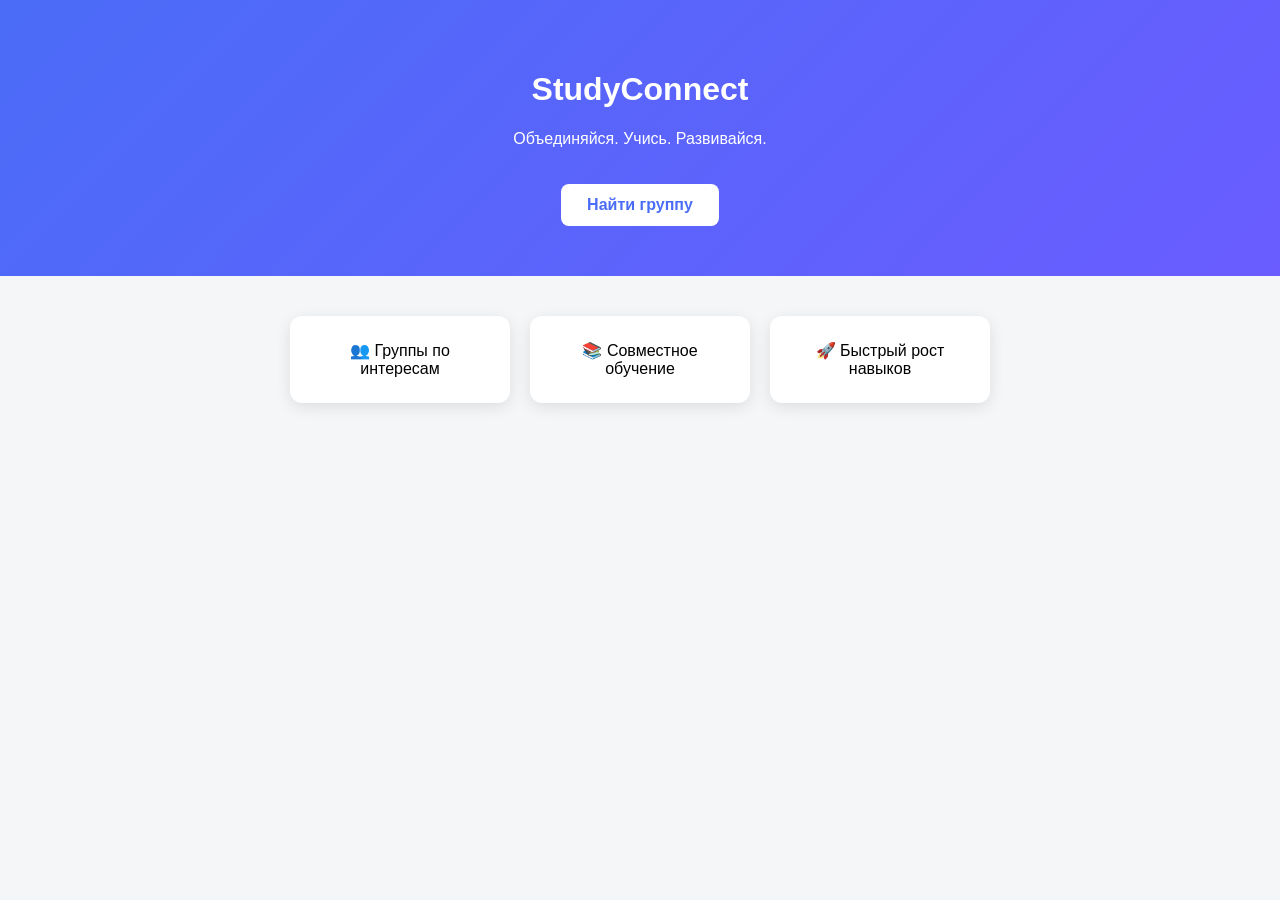
<file: index.html>
<!DOCTYPE html>
<html lang="ru">
<head>
    <meta charset="UTF-8">
    <title>StudyConnect</title>
    <link rel="stylesheet" href="style.css">
</head>
<body>

<header>
    <h1>StudyConnect</h1>
    <p>Объединяйся. Учись. Развивайся.</p>
    <a href="groups.html" class="btn">Найти группу</a>
</header>

<section class="features">
    <div class="card">👥 Группы по интересам</div>
    <div class="card">📚 Совместное обучение</div>
    <div class="card">🚀 Быстрый рост навыков</div>
</section>

</body>
</html>
</file>
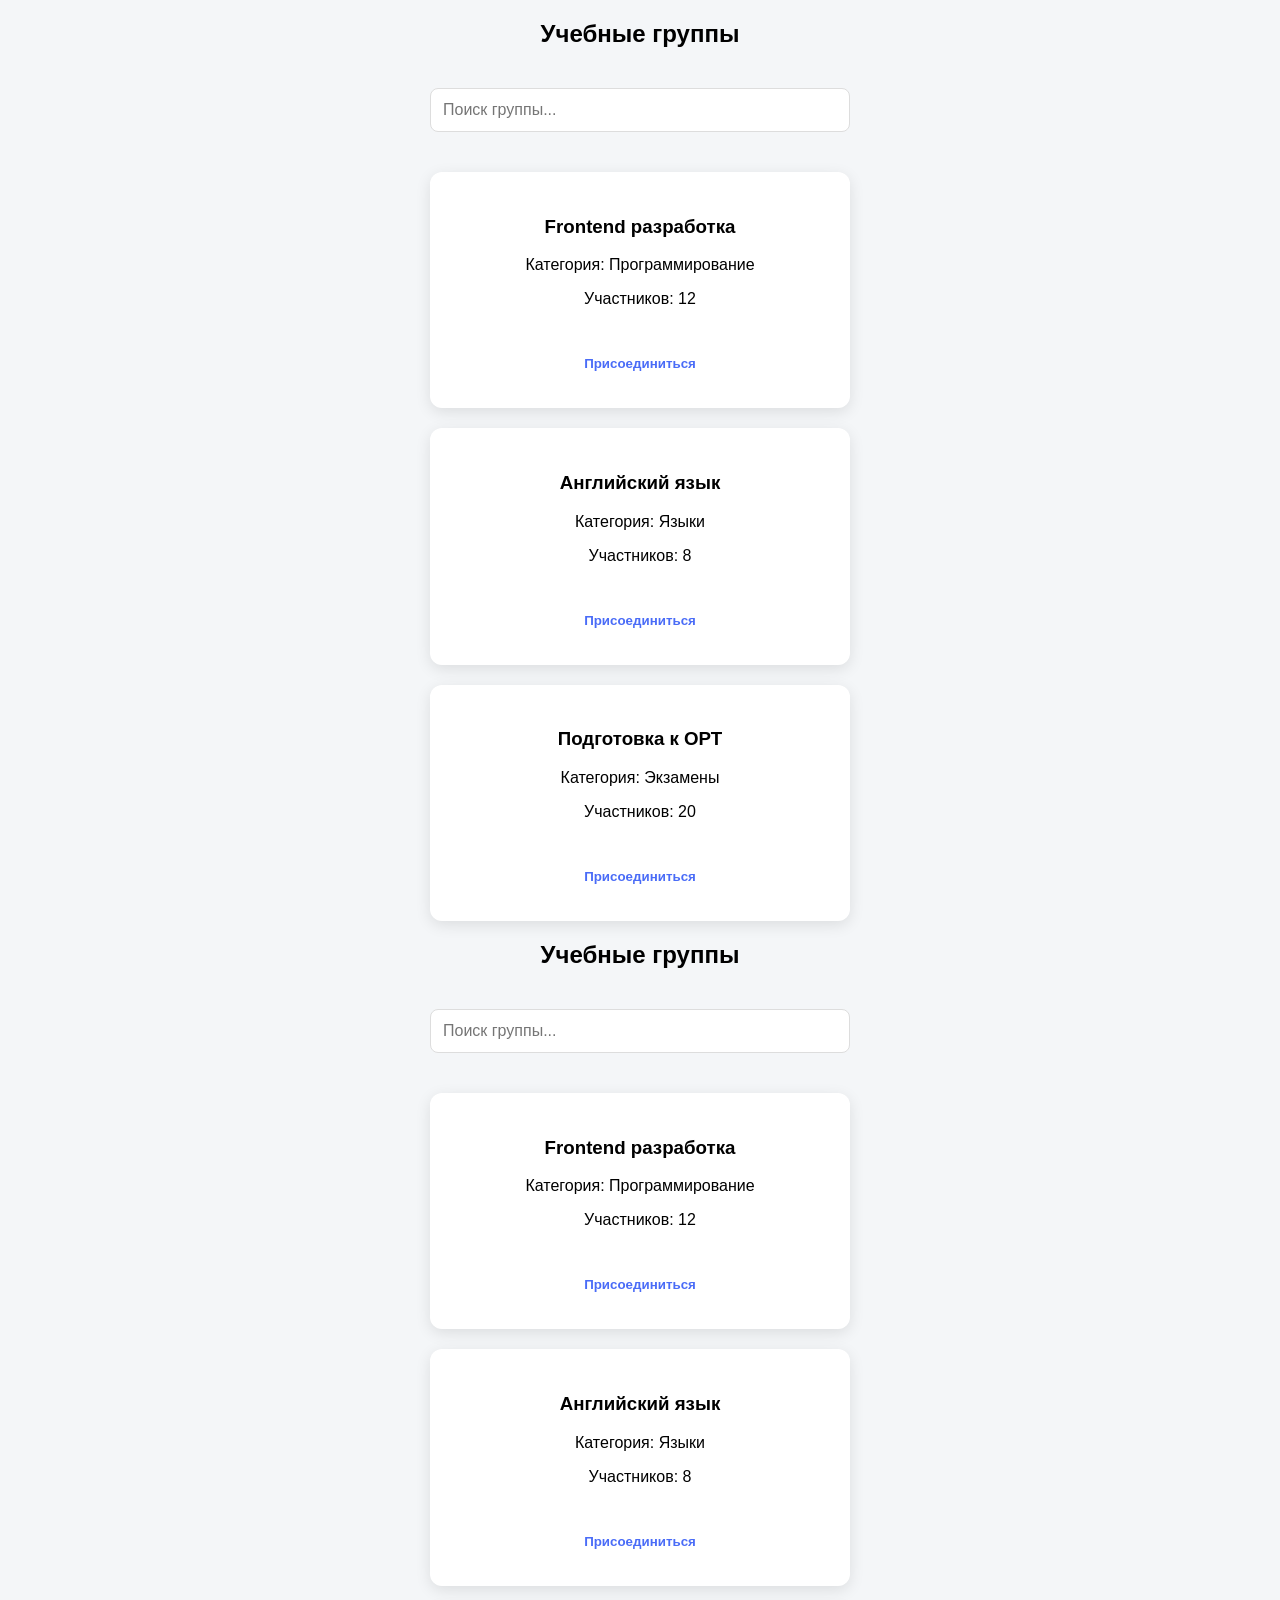
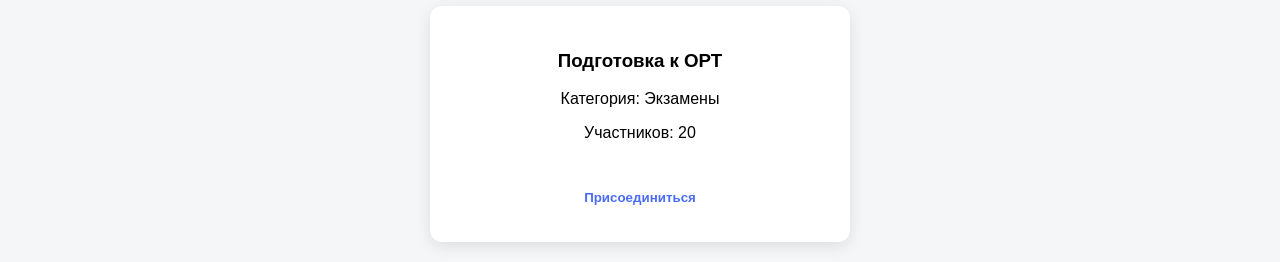
<file: groups.html>
<!DOCTYPE html>
<html lang="ru">
<head>
    <meta charset="UTF-8">
    <title>Группы — StudyConnect</title>
    <link rel="stylesheet" href="style.css">
</head>
<body>

<h2>Учебные группы</h2>

<input type="text" id="search" placeholder="Поиск группы..." onkeyup="searchGroups()">

<div id="groups">

    <div class="group-card">
        <h3>Frontend разработка</h3>
        <p>Категория: Программирование</p>
        <p>Участников: 12</p>
        <button onclick="join()">Присоединиться</button>
    </div>

    <div class="group-card">
        <h3>Английский язык</h3>
        <p>Категория: Языки</p>
        <p>Участников: 8</p>
        <button onclick="join()">Присоединиться</button>
    </div>

    <div class="group-card">
        <h3>Подготовка к ОРТ</h3>
        <p>Категория: Экзамены</p>
        <p>Участников: 20</p>
        <button onclick="join()">Присоединиться</button>
    </div>

</div>

<script src="main.js"></script>
</body>
</html><!DOCTYPE html>
<html lang="ru">
<head>
    <meta charset="UTF-8">
    <title>Группы — StudyConnect</title>
    <link rel="stylesheet" href="style.css">
</head>
<body>

<h2>Учебные группы</h2>

<input type="text" id="search" placeholder="Поиск группы..." onkeyup="searchGroups()">

<div id="groups">

    <div class="group-card">
        <h3>Frontend разработка</h3>
        <p>Категория: Программирование</p>
        <p>Участников: 12</p>
        <button onclick="join()">Присоединиться</button>
    </div>

    <div class="group-card">
        <h3>Английский язык</h3>
        <p>Категория: Языки</p>
        <p>Участников: 8</p>
        <button onclick="join()">Присоединиться</button>
    </div>

    <div class="group-card">
        <h3>Подготовка к ОРТ</h3>
        <p>Категория: Экзамены</p>
        <p>Участников: 20</p>
        <button onclick="join()">Присоединиться</button>
    </div>

</div>

<script src="main.js"></script>
</body>
</html>
</file>
<file: style.css>
body {
  font-family: Arial, sans-serif;
  margin: 0;
  background: #f4f6f8;
  text-align: center;
}

header {
  background: #4a6cf7;
  color: white;
  padding: 40px 20px;
}

.btn {
  display: inline-block;
  margin-top: 20px;
  padding: 12px 25px;
  background: white;
  color: #4a6cf7;
  text-decoration: none;
  border-radius: 6px;
  font-weight: bold;
}

.features {
  display: flex;
  justify-content: center;
  gap: 20px;
  margin: 40px;
  flex-wrap: wrap;
}

.card {
  background: white;
  padding: 20px;
  border-radius: 8px;
  width: 200px;
  box-shadow: 0 2px 8px rgba(0, 0, 0, 0.1);
}

input {
  padding: 10px;
  width: 80%;
  max-width: 400px;
  margin: 20px;
  font-size: 16px;
}

.group-card {
  background: white;
  margin: 15px auto;
  padding: 20px;
  width: 90%;
  max-width: 400px;
  border-radius: 8px;
  box-shadow: 0 2px 8px rgba(0, 0, 0, 0.1);
}

button {
  padding: 10px 15px;
  background: #4a6cf7;
  color: white;
  border: none;
  border-radius: 5px;
  cursor: pointer;
}body {
  font-family: Arial, sans-serif;
  margin: 0;
  background: #f4f6f8;
  text-align: center;
}

header {
  background: #4a6cf7;
  color: white;
  padding: 40px 20px;
}

.btn {
  display: inline-block;
  margin-top: 20px;
  padding: 12px 25px;
  background: white;
  color: #4a6cf7;
  text-decoration: none;
  border-radius: 6px;
  font-weight: bold;
}

.features {
  display: flex;
  justify-content: center;
  gap: 20px;
  margin: 40px;
  flex-wrap: wrap;
}

.card {
  background: white;
  padding: 20px;
  border-radius: 8px;
  width: 200px;
  box-shadow: 0 2px 8px rgba(0, 0, 0, 0.1);
}

input {
  padding: 10px;
  width: 80%;
  max-width: 400px;
  margin: 20px;
  font-size: 16px;
}

.group-card {
  background: white;
  margin: 15px auto;
  padding: 20px;
  width: 90%;
  max-width: 400px;
  border-radius: 8px;
  box-shadow: 0 2px 8px rgba(0, 0, 0, 0.1);
}

button {
  padding: 10px 15px;
  background: #4a6cf7;
  color: white;
  border: none;
  border-radius: 5px;
  cursor: pointer;
}
* {
    box-sizing: border-box;
}

body {
    font-family: Arial, sans-serif;
    margin: 0;
    background: #f4f6f8;
    text-align: center;
    animation: fadeIn 0.8s ease-in;
}

/* АНИМАЦИЯ ЗАГРУЗКИ */
@keyframes fadeIn {
    from { opacity: 0; }
    to { opacity: 1; }
}

/* HEADER */
header {
    background: linear-gradient(135deg, #4a6cf7, #6a5cff);
    color: white;
    padding: 50px 20px;
}

/* КНОПКА */
.btn, button {
    display: inline-block;
    margin-top: 20px;
    padding: 12px 26px;
    background: white;
    color: #4a6cf7;
    text-decoration: none;
    border-radius: 8px;
    font-weight: bold;
    cursor: pointer;
    transition: transform 0.2s ease, box-shadow 0.2s ease;
}

.btn:hover, button:hover {
    transform: translateY(-4px);
    box-shadow: 0 8px 20px rgba(0,0,0,0.2);
}

/* FEATURES */
.features {
    display: flex;
    justify-content: center;
    gap: 20px;
    margin: 40px;
    flex-wrap: wrap;
}

.card {
    background: white;
    padding: 25px;
    border-radius: 12px;
    width: 220px;
    box-shadow: 0 4px 15px rgba(0,0,0,0.1);
    animation: slideUp 0.6s ease forwards;
    transition: transform 0.3s ease;
}

.card:hover {
    transform: scale(1.05);
}

/* КАРТОЧКИ ГРУПП */
.group-card {
    background: white;
    margin: 20px auto;
    padding: 25px;
    width: 90%;
    max-width: 420px;
    border-radius: 12px;
    box-shadow: 0 4px 15px rgba(0,0,0,0.1);
    animation: slideUp 0.5s ease forwards;
    transition: transform 0.3s ease;
}

.group-card:hover {
    transform: scale(1.03);
}

/* INPUT */
input {
    padding: 12px;
    width: 80%;
    max-width: 420px;
    margin: 20px;
    font-size: 16px;
    border-radius: 8px;
    border: 1px solid #ddd;
    transition: box-shadow 0.2s ease;
}

input:focus {
    outline: none;
    box-shadow: 0 0 10px rgba(74,108,247,0.5);
}

/* KEYFRAMES */
@keyframes slideUp {
    from {
        opacity: 0;
        transform: translateY(30px);
    }
    to {
        opacity: 1;
        transform: translateY(0);
    }
}#42445Aheader {
    background: linear-gradient(135deg, #4a6cf7, #6a5cff);
    color: white;

    min-height: 70vh;          /* ← ГЛАВНОЕ */
    display: flex;
    flex-direction: column;
    justify-content: center;   /* центр по вертикали */
    align-items: center;       /* центр по горизонтали */

    padding: 40px 20px;
    text-align: center;
}
   
@media (max-width: 600px) {
    header,
    .features,
    #groups {
        max-width: 95%;
    }
}
</file>
